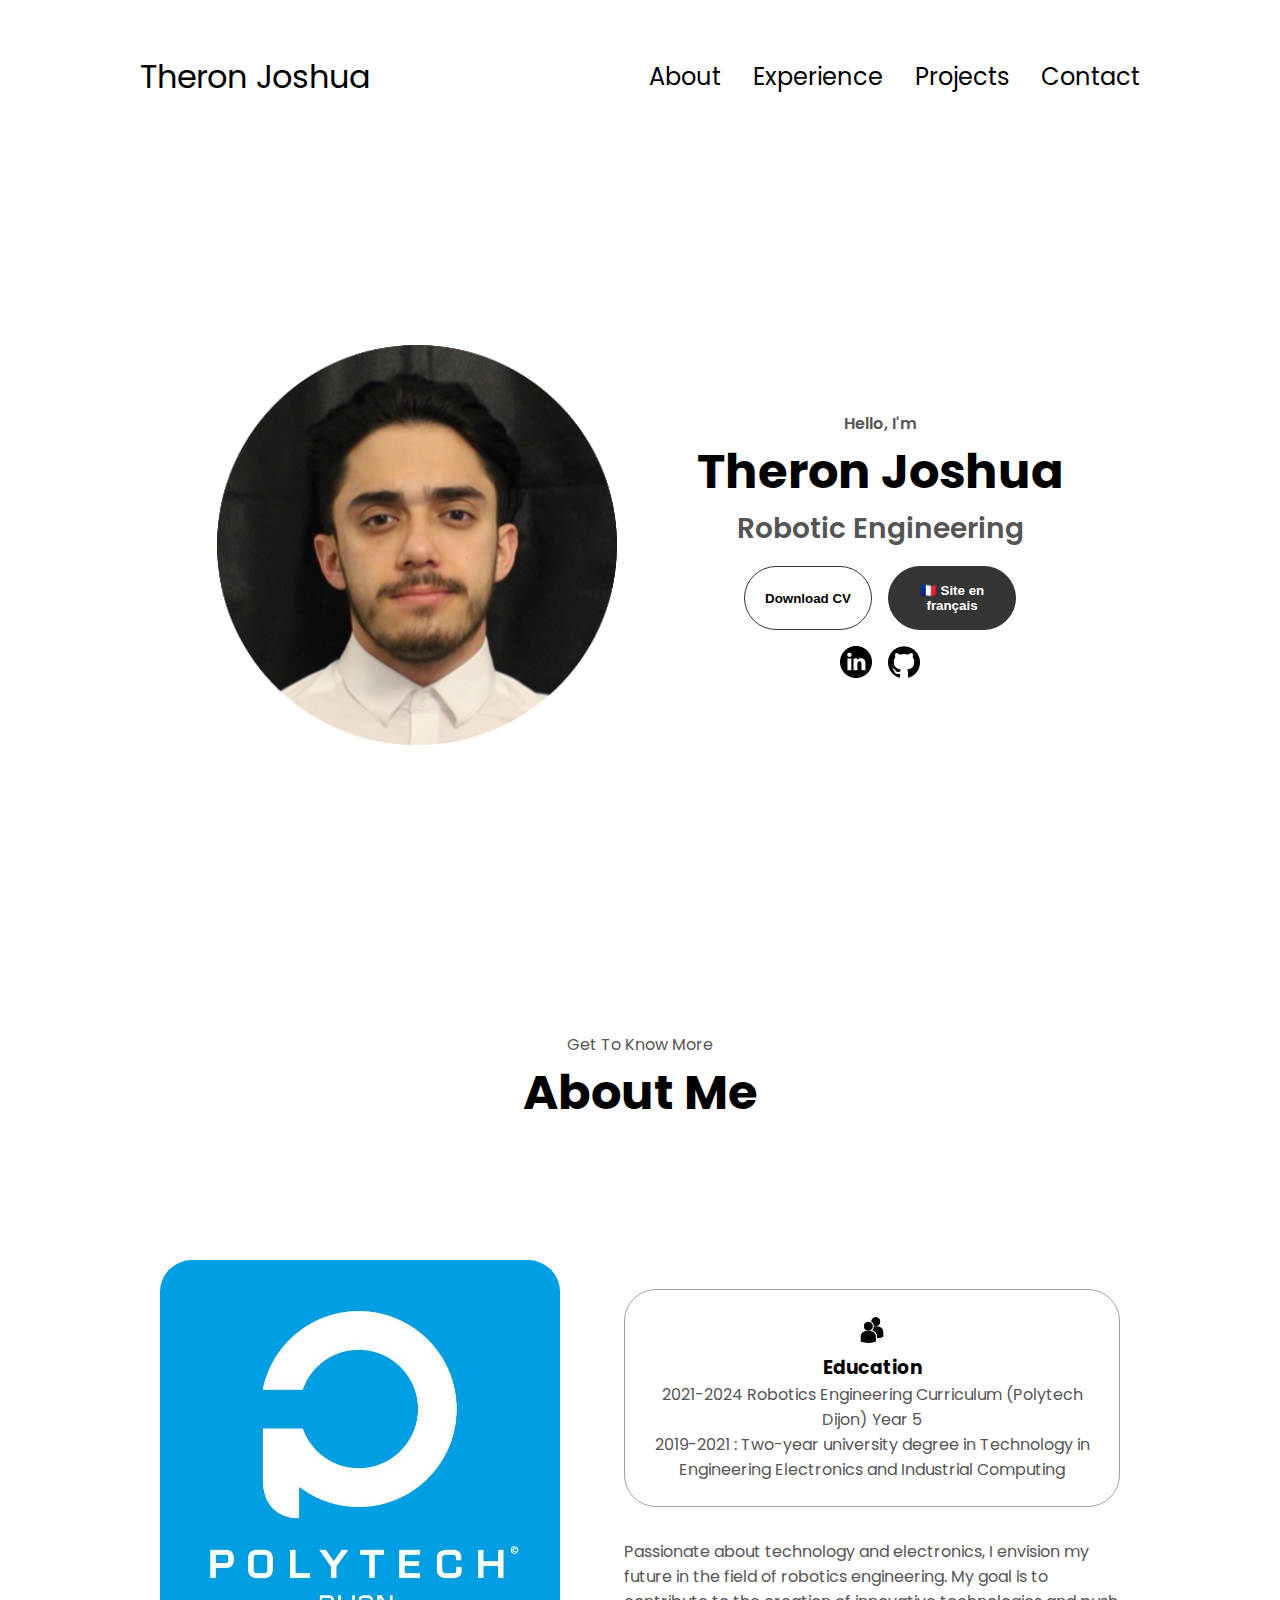
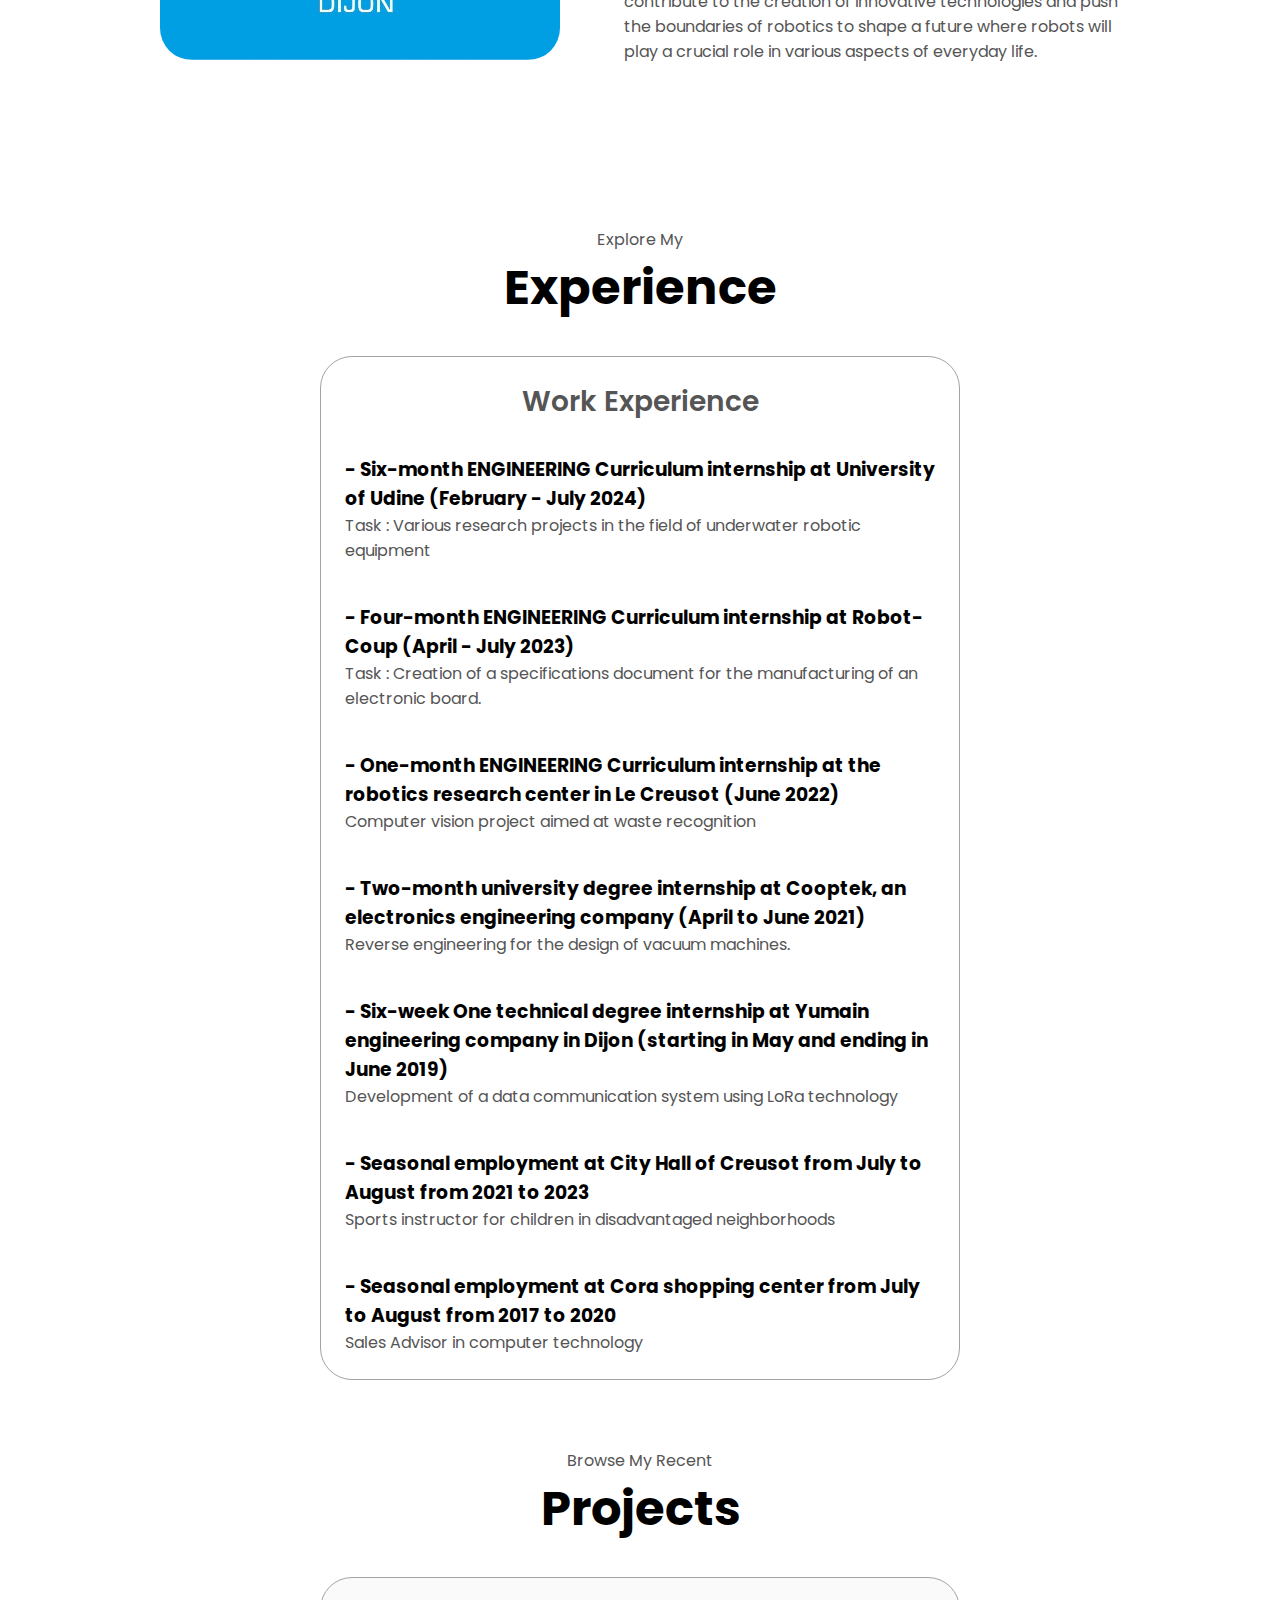
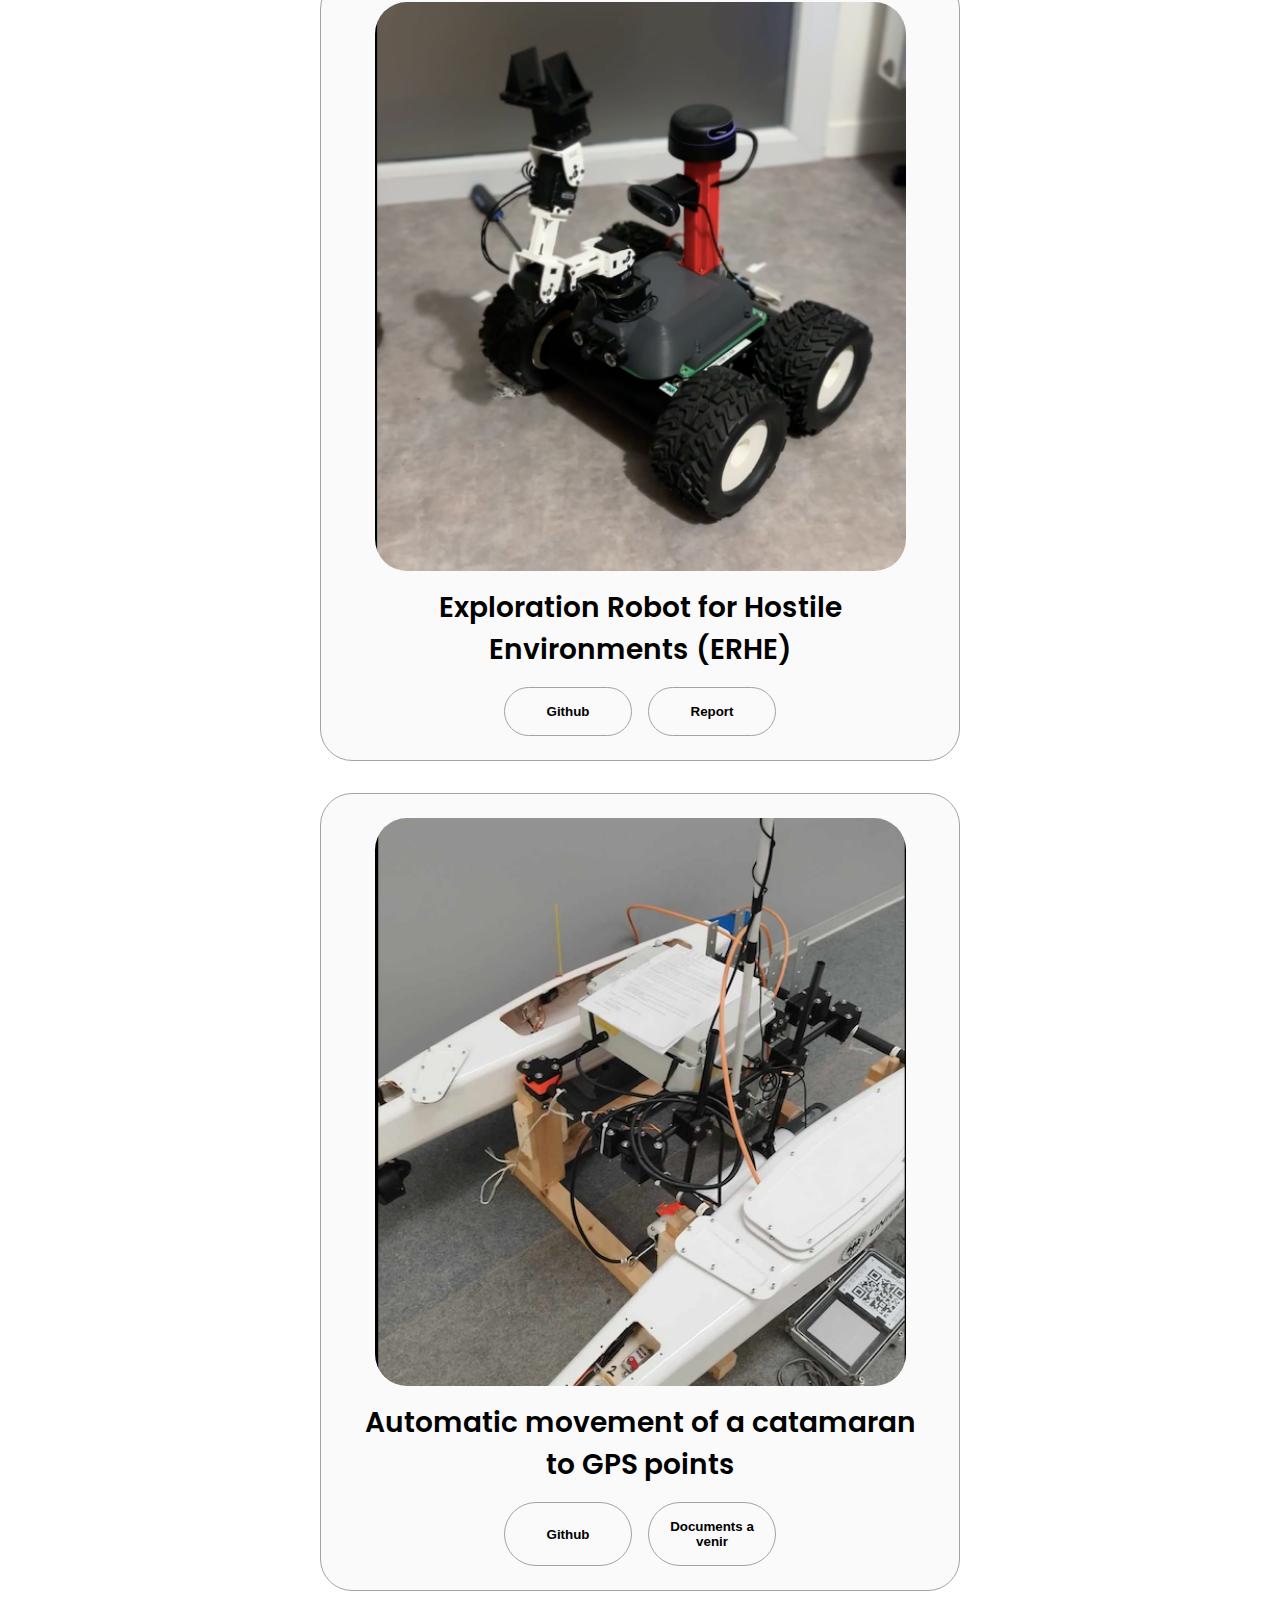
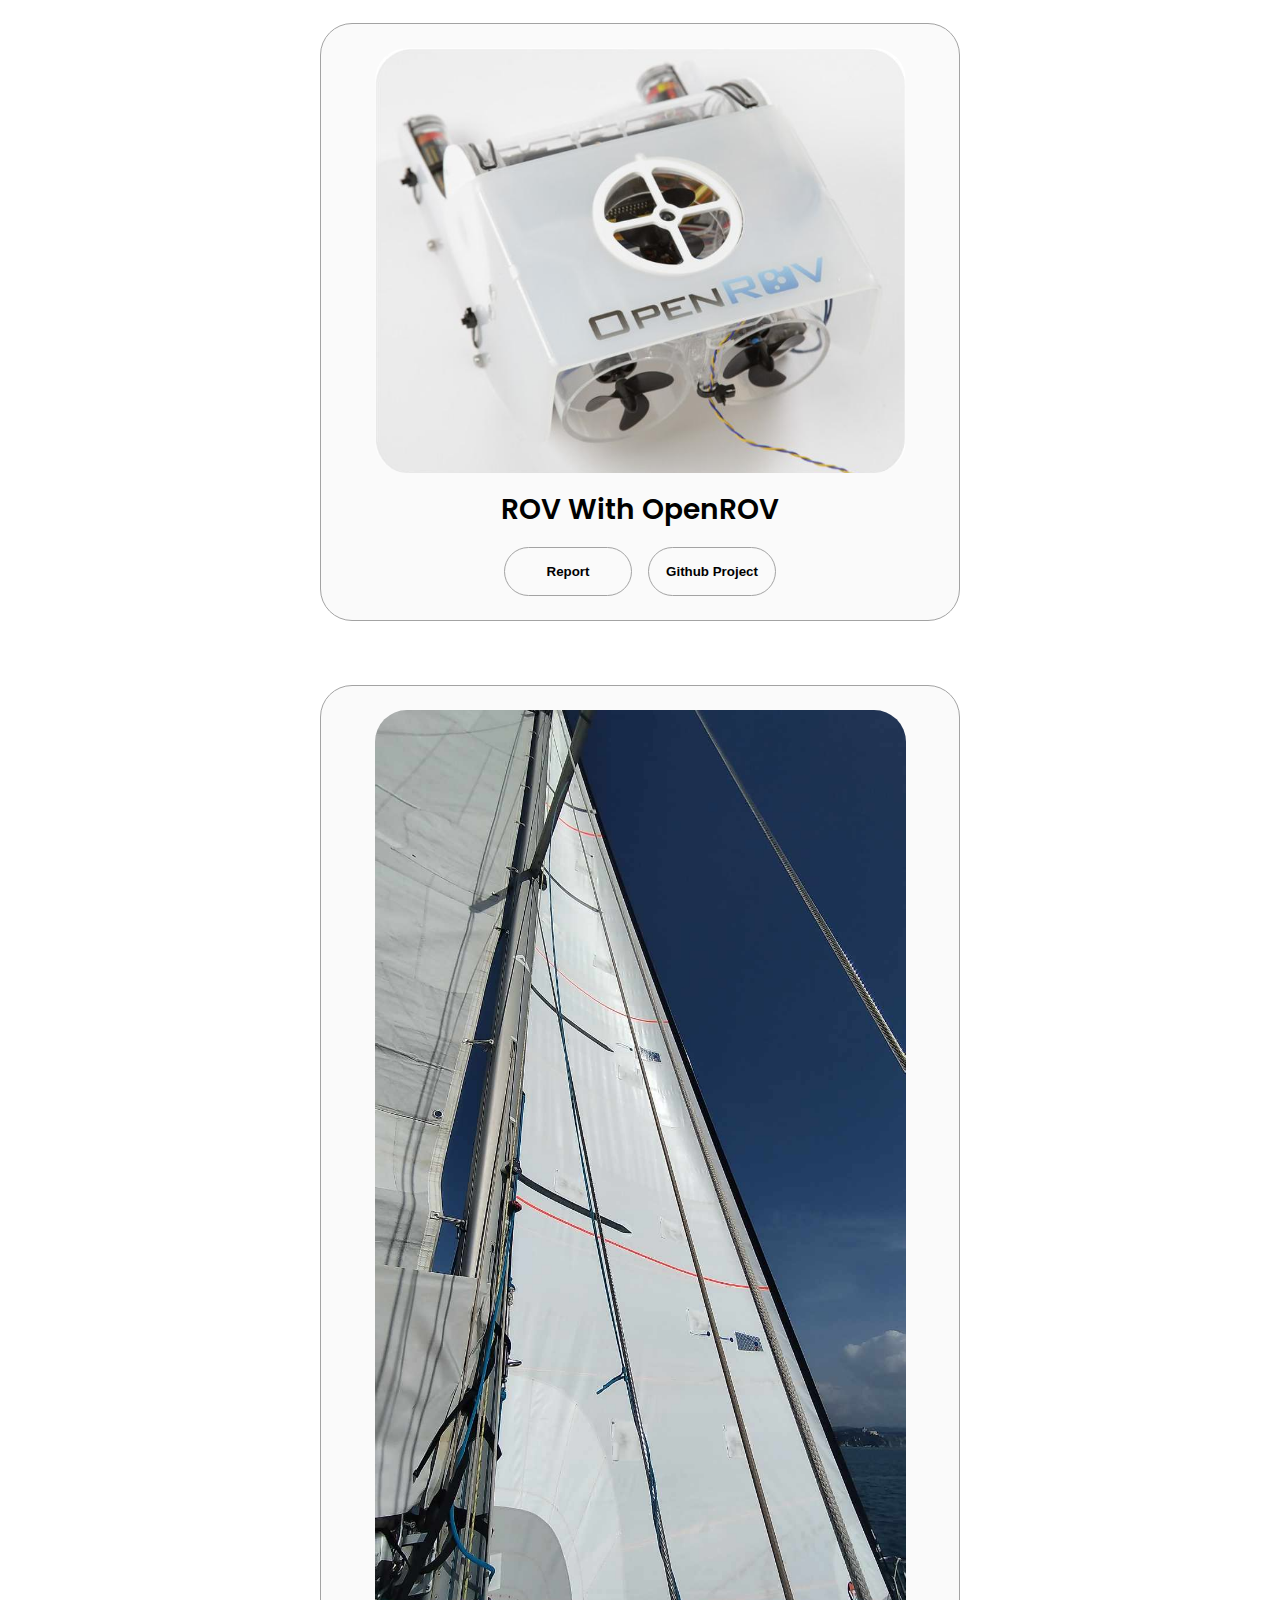
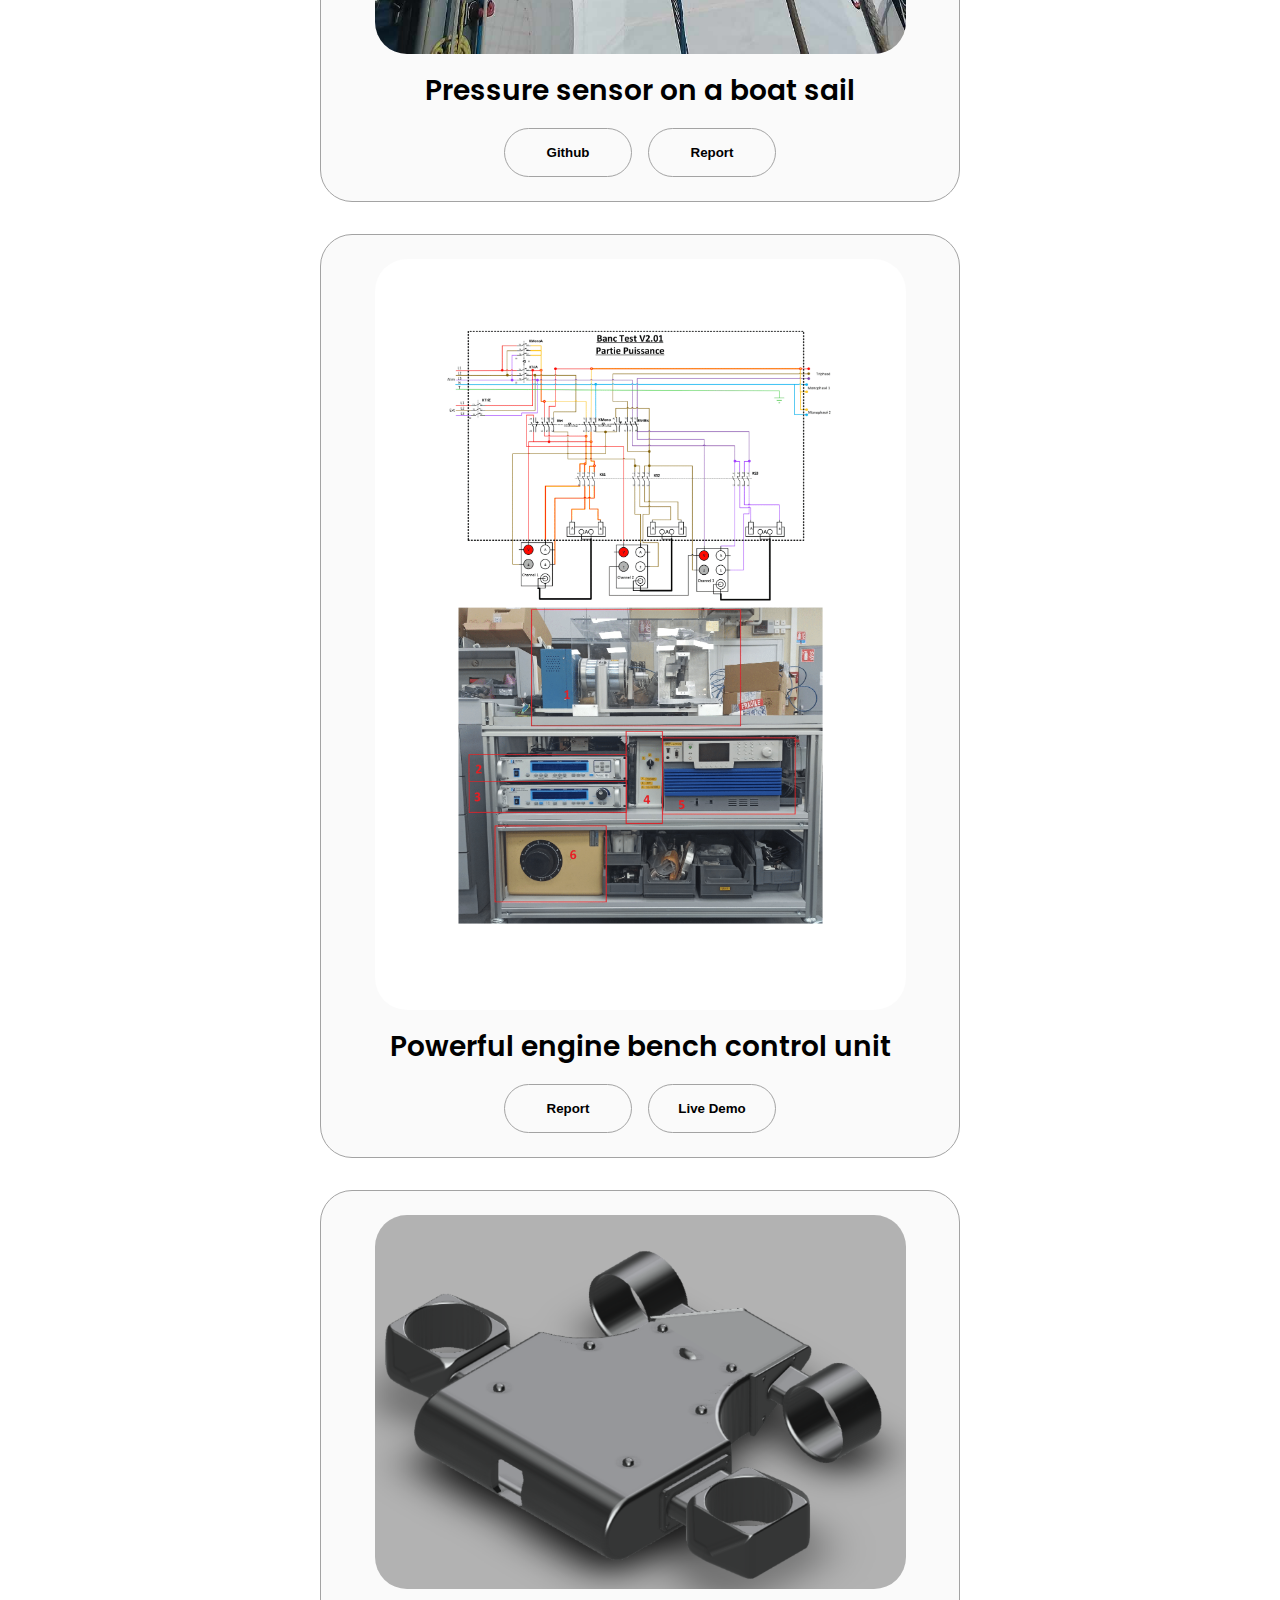
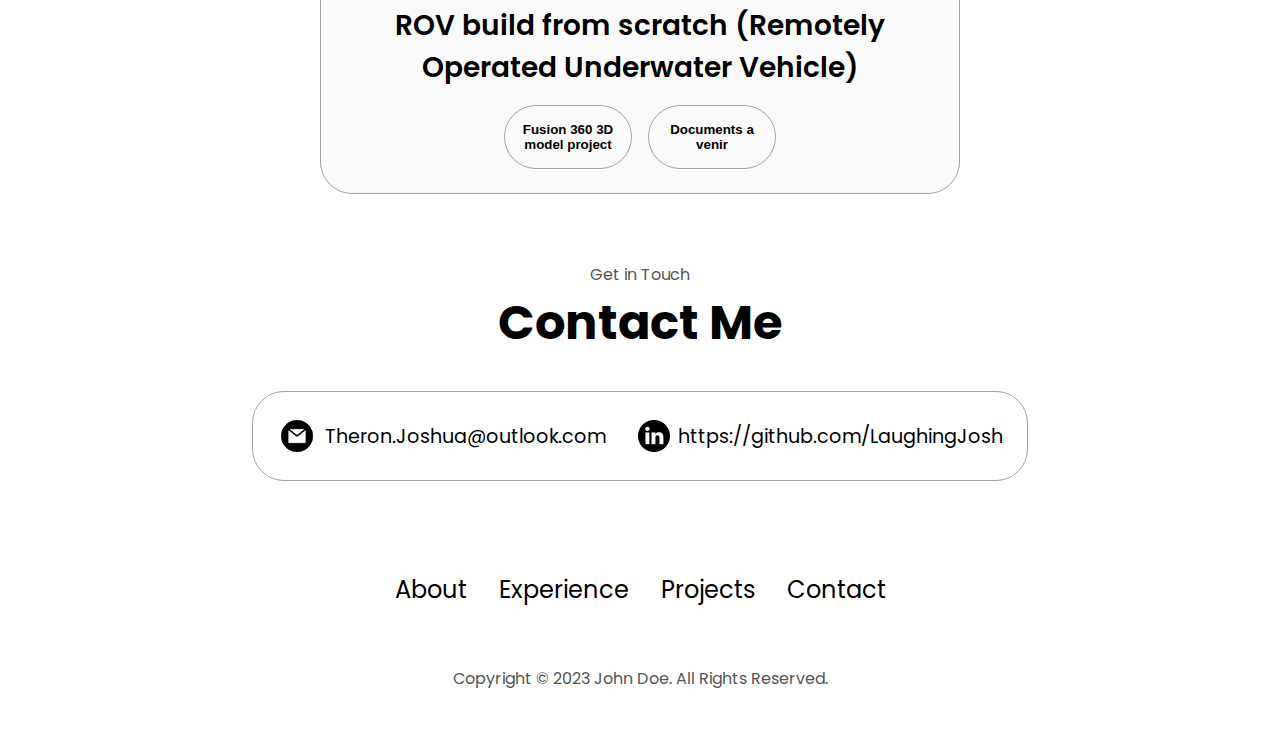
<file: index.html>
<!DOCTYPE html>
<html lang="en">
  <head>
    <meta charset="UTF-8" />
    <meta http-equiv="X-UA-Compatible" content="IE=edge" />
    <meta name="viewport" content="width=device-width, initial-scale=1.0" />
    <title>Theron Joshua</title>
    <link rel="stylesheet" href="style.css" />
    <link rel="stylesheet" href="mediaqueries.css" />
  </head>
  <body>
    <nav id="desktop-nav">
      <div class="logo">Theron Joshua</div>
      <div>
        <ul class="nav-links">
          <li><a href="#about">About</a></li>
          <li><a href="#experience">Experience</a></li>
          <li><a href="#projects">Projects</a></li>
          <li><a href="#contact">Contact</a></li>
        </ul>
      </div>
    </nav>
    <nav id="hamburger-nav">
      <div class="logo">Theron Joshua</div>
      <div class="hamburger-menu">
        <div class="hamburger-icon" onclick="toggleMenu()">
          <span></span>
          <span></span>
          <span></span>
        </div>
        <div class="menu-links">
          <li><a href="#about" onclick="toggleMenu()">About</a></li>
          <li><a href="#experience" onclick="toggleMenu()">Experience</a></li>
          <li><a href="#projects" onclick="toggleMenu()">Projects</a></li>
          <li><a href="#contact" onclick="toggleMenu()">Contact</a></li>
        </div>
      </div>
    </nav>
    <section id="profile">
      <div class="section__pic-container">
        <img src="./assets/profile-pic.png" alt="Joshua Theron profile picture" />
      </div>
      <div class="section__text">
        <p class="section__text__p1">Hello, I'm</p>
        <h1 class="title">Theron Joshua</h1>
        <p class="section__text__p2">Robotic Engineering</p>
        <div class="btn-container">
          <button
            class="btn btn-color-2"
            onclick="window.open('./assets/CV-Joshua-Theron-2024.pdf')"
          >
            Download CV
          </button>
          <button class="btn btn-color-1" onclick="location.href='https://laughingjosh.github.io/Portfolio-Theron-Joshua-FR/'">
            🇫🇷 Site en français
          </button>
        </div>
        <div id="socials-container">
          <img
            src="./assets/linkedin.png"
            alt="My LinkedIn profile"
            class="icon"
            onclick="location.href='https://linkedin.com/in/joshua-theron'"
          />
          <img
            src="./assets/github.png"
            alt="My Github profile"
            class="icon"
            onclick="location.href='https://github.com/LaughingJosh'"
          />
        </div>
      </div>
    </section>
    <section id="about">
      <p class="section__text__p1">Get To Know More</p>
      <h1 class="title">About Me</h1>
      <div class="section-container">
        <div class="section__pic-container">
          <img
            src="./assets/about-pic.jpeg"
            alt="Profile picture"
            class="about-pic"
          />
        </div>
        <div class="about-details-container">
          <div class="about-containers">
            <div class="details-container">
              <img
                src="./assets/education.png"
                alt="Education icon"
                class="icon"
              />
              <h3>Education</h3>
              <p> 2021-2024 Robotics Engineering Curriculum (Polytech Dijon) Year 5  <br /> 2019-2021 : Two-year university degree in Technology in Engineering Electronics and Industrial Computing</p>
            </div>
          </div>
          <div class="text-container">
            <p>
              Passionate about technology and electronics, I envision my future 
              in the field of robotics engineering. My goal is to contribute to 
              the creation of innovative technologies and push the boundaries of 
              robotics to shape a future where robots will play a crucial role in 
              various aspects of everyday life.
            </p>
          </div>
        </div>
      </div>
      
      <section id="experience">
        <p class="section__text__p1">Explore My</p>
        <h1 class="title">Experience</h1>
        <div class="experience-details-container">
          <div class="about-containers">
            <div class="details-container">
              <h2 class="experience-sub-title"> Work Experience </h2>
              <div class="article-container">
                <div>
                  <h3>- Six-month ENGINEERING Curriculum internship at University of Udine (February - July 2024) </h3>
                  <p>Task : Various research projects in the field of underwater robotic equipment</p>
                </div>
                <div>
                  <h3>- Four-month ENGINEERING Curriculum internship at Robot-Coup (April - July 2023)</h3>
                  <p>Task : Creation of a specifications document for the manufacturing of an electronic board.</p>
                </div>
                <div>
                  <h3>- One-month ENGINEERING Curriculum internship at the robotics research center in Le Creusot (June 2022)                    </h3>
                  <p>Computer vision project aimed at waste recognition</p>
                </div>
                <div>
                  <h3>- Two-month university degree internship at Cooptek, an electronics engineering company (April to June 2021)               </h3>
                  <p>Reverse engineering for the design of vacuum machines.</p>
                </div>
                <div>
                  <h3>- Six-week One technical degree internship at Yumain engineering company in Dijon (starting in May and ending in June 2019)</h3>
                  <p>Development of a data communication system using LoRa technology</p>
                </div>
                <div>
                  <h3>- Seasonal employment at City Hall of Creusot from July to August from 2021 to 2023 </h3>
                  <p> Sports instructor for children in disadvantaged neighborhoods</p>
                </div>
                <div>
                  <h3>- Seasonal employment at Cora shopping center  from July to August from 2017 to 2020 </h3>
                  <p>Sales Advisor in computer technology</p>
                </div>
              </div>
            </div>
          </div>
        </div>
        
      </section>
      
      <section id="projects">
        <p class="section__text__p1">Browse My Recent</p>
        <h1 class="title">Projects</h1>
        <div class="experience-details-container">
          <!-- Première ligne de projets -->
          <div class="about-containers">
            <!-- Projet 1 -->
            <div class="details-container color-container">
              <div class="article-container">
                <img
                  src="./assets/project-1.png"
                  alt="Project 1"
                  class="project-img"
                />
              </div>
              <h2 class="experience-sub-title project-title">Exploration Robot for Hostile Environments (ERHE)</h2>
              <div class="btn-container">
                <button
                  class="btn btn-color-2 project-btn"
                  onclick="location.href='https://github.com/LaughingJosh/Esirem-Robot-Exploration.git'"
                >
                  Github
                </button>
                <button
                  class="btn btn-color-2 project-btn"
                  onclick="window.open('./assets/Rapport_ERHE.pdf')"
                >
                  Report
                </button>
              </div>
            </div>
            <!-- Projet 2 -->
            <div class="details-container color-container">
              <div class="article-container">
                <img
                  src="./assets/project-2.png"
                  alt="Project 2"
                  class="project-img"
                />
              </div>
              <h2 class="experience-sub-title project-title">Automatic movement of a catamaran to GPS points </h2>
              <div class="btn-container">
                <button
                  class="btn btn-color-2 project-btn"
                  onclick="location.href='https://github.com/LaughingJosh/Catamaran-Udine.git'"
                >
                  Github
                </button>
                <button
                  class="btn btn-color-2 project-btn"
                  onclick="location.href=''"
                >
                  Documents a venir
                </button>
              </div>
            </div>
            <!-- Projet 3 -->
            <div class="details-container color-container">
              <div class="article-container">
                <img
                  src="./assets/project-3.jpeg"
                  alt="Project 3"
                  class="project-img"
                />
              </div>
              <h2 class="experience-sub-title project-title">ROV With OpenROV</h2>
              <div class="btn-container">
                <button
                  class="btn btn-color-2 project-btn"
                  onclick="window.open('./assets/Rapport_V2.pdf')"
                >
                  Report
                </button>
                <button
                  class="btn btn-color-2 project-btn"
                  onclick="location.href='https://github.com/OpenROV'"
                >
                  Github Project
                </button>
              </div>
            </div>
          </div>
          <!-- Deuxième ligne de projets -->
          <div class="about-containers">
            <!-- Projet 4 -->
            <div class="details-container color-container">
              <div class="article-container">
                <img
                  src="./assets/project-4.jpg"
                  alt="Project 4"
                  class="project-img"
                />
              </div>
              <h2 class="experience-sub-title project-title">Pressure sensor on a boat sail</h2>
              <div class="btn-container">
                <button
                  class="btn btn-color-2 project-btn"
                  onclick="location.href='https://github.com/LaughingJosh/Pressure-Wiew-Sail.git'"
                >
                  Github
                </button>
                <button
                  class="btn btn-color-2 project-btn"
                  onclick="window.open('./assets/ProjetSensorBoat.pdf')"
                >
                  Report
                </button>
              </div>
            </div>
            <!-- Projet 5 -->
            <div class="details-container color-container">
              <div class="article-container">
                <img
                  src="./assets/project-5.png"
                  alt="Project 5"
                  class="project-img"
                />
              </div>
              <h2 class="experience-sub-title project-title">Powerful engine bench control unit</h2>
              <div class="btn-container">
                <button
                  class="btn btn-color-2 project-btn"
                  onclick="window.open('./assets/ProjetBandPuissance.pdf')"
                >
                  Report
                </button>
                <button
                  class="btn btn-color-2 project-btn"
                  onclick="location.href='https://drive.google.com/file/d/1ojVA2Oj2YRv-w1MzwZVZ3sJ8ZtZWcRLN/view?usp=sharing'"
                >
                  Live Demo
                </button>
              </div>
            </div>
            <!-- Projet 6 -->
            <div class="details-container color-container">
              <div class="article-container">
                <img
                  src="./assets/project-6.png"
                  alt="Project 6"
                  class="project-img"
                />
              </div>
              <h2 class="experience-sub-title project-title"> ROV build from scratch (Remotely Operated Underwater Vehicle)</h2>
              <div class="btn-container">
                <button
                  class="btn btn-color-2 project-btn"
                  onclick="location.href='https://a360.co/3URybMQ'"
                >
                  Fusion 360 3D model project
                </button>
                <button
                  class="btn btn-color-2 project-btn"
                  onclick="location.href=''"
                >
                Documents a venir
                </button>
              </div>
            </div>
          </div>
        </div>
        
      </section>
      
    </section>
    <section id="contact">
      <p class="section__text__p1">Get in Touch</p>
      <h1 class="title">Contact Me</h1>
      <div class="contact-info-upper-container">
        <div class="contact-info-container">
          <img
            src="./assets/email.png"
            alt="Email icon"
            class="icon contact-icon email-icon"
          />
          <p><a href="mailto:Theron.Joshua@outlook.com">Theron.Joshua@outlook.com</a></p>
        </div>
        <div class="contact-info-container">
          <img
            src="./assets/linkedin.png"
            alt="LinkedIn icon"
            class="icon contact-icon"
          />
          <p><a href="https://github.com/LaughingJosh">https://github.com/LaughingJosh</a></p>
        </div>
      </div>
    </section>
    <footer>
      <nav>
        <div class="nav-links-container">
          <ul class="nav-links">
            <li><a href="#about">About</a></li>
            <li><a href="#experience">Experience</a></li>
            <li><a href="#projects">Projects</a></li>
            <li><a href="#contact">Contact</a></li>
          </ul>
        </div>
      </nav>
      <p>Copyright &#169; 2023 John Doe. All Rights Reserved.</p>
    </footer>
    <script src="script.js"></script>
  </body>
</html>
</file>
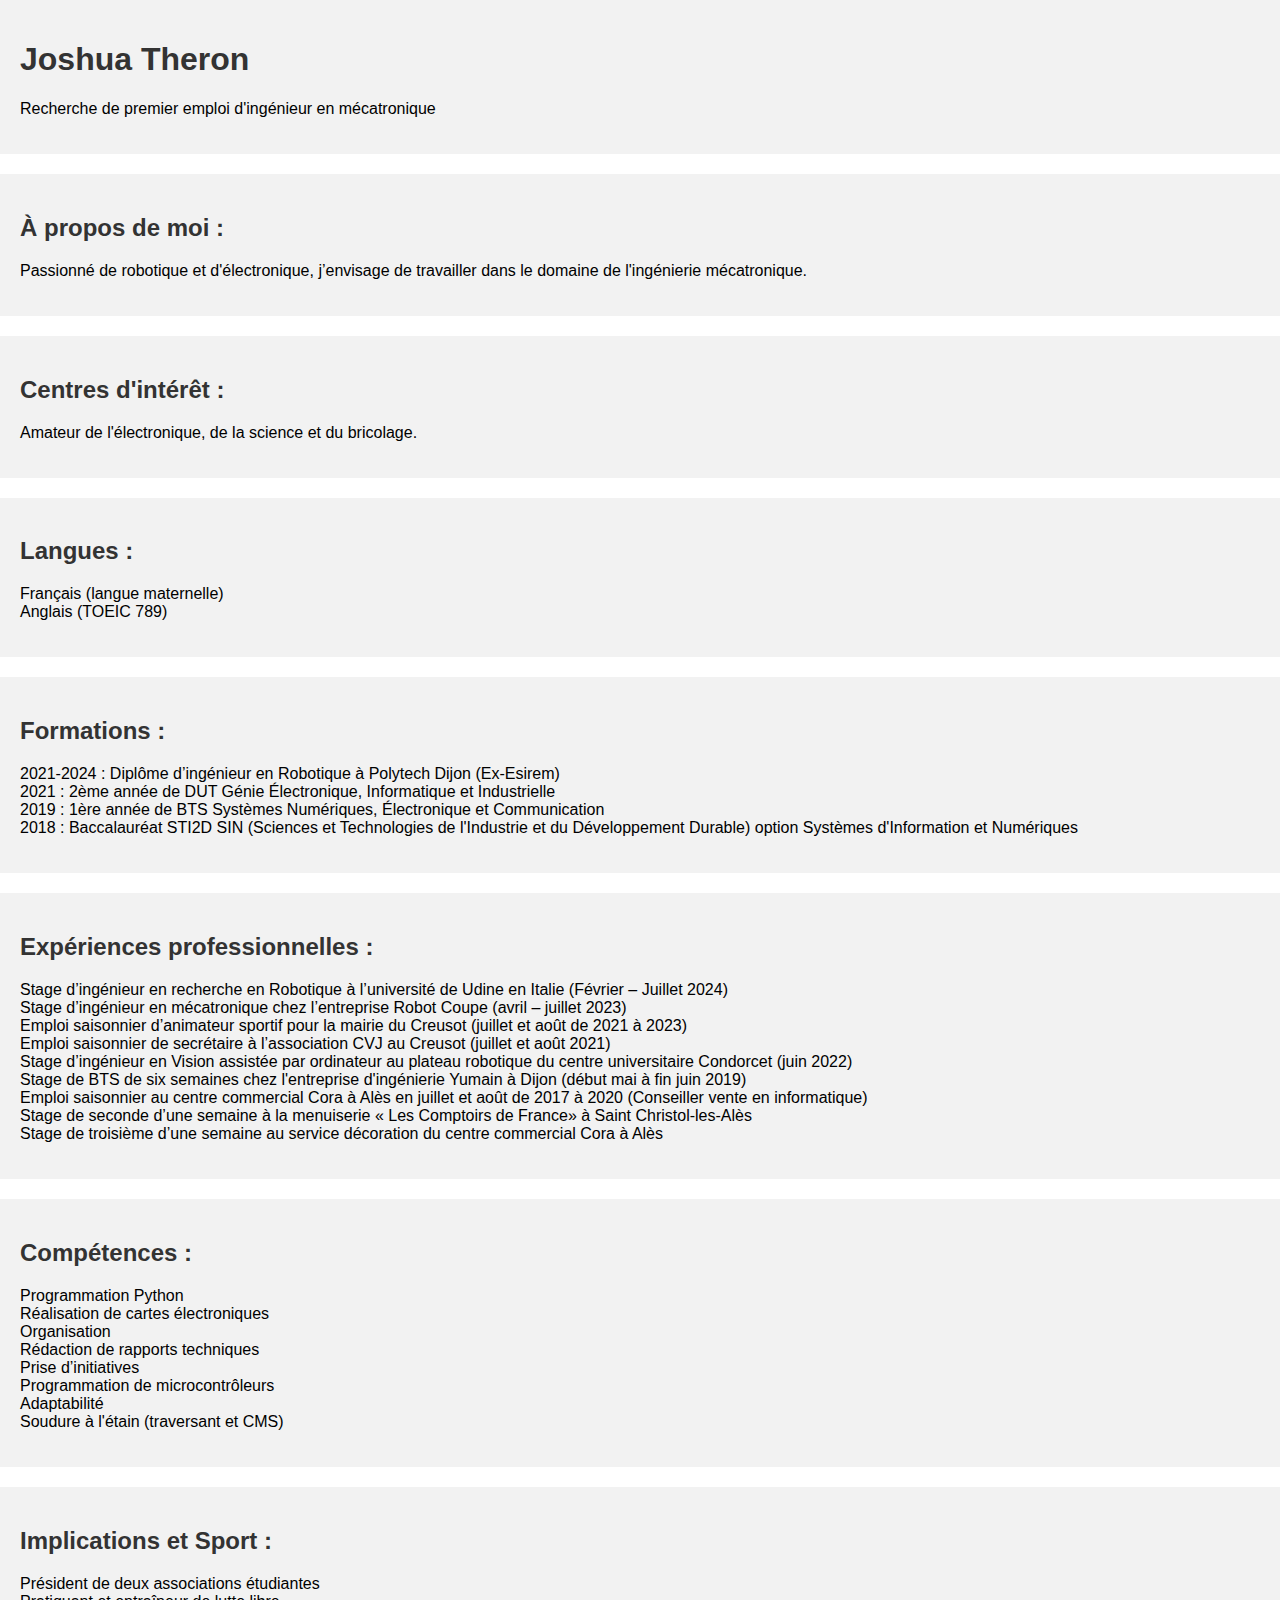
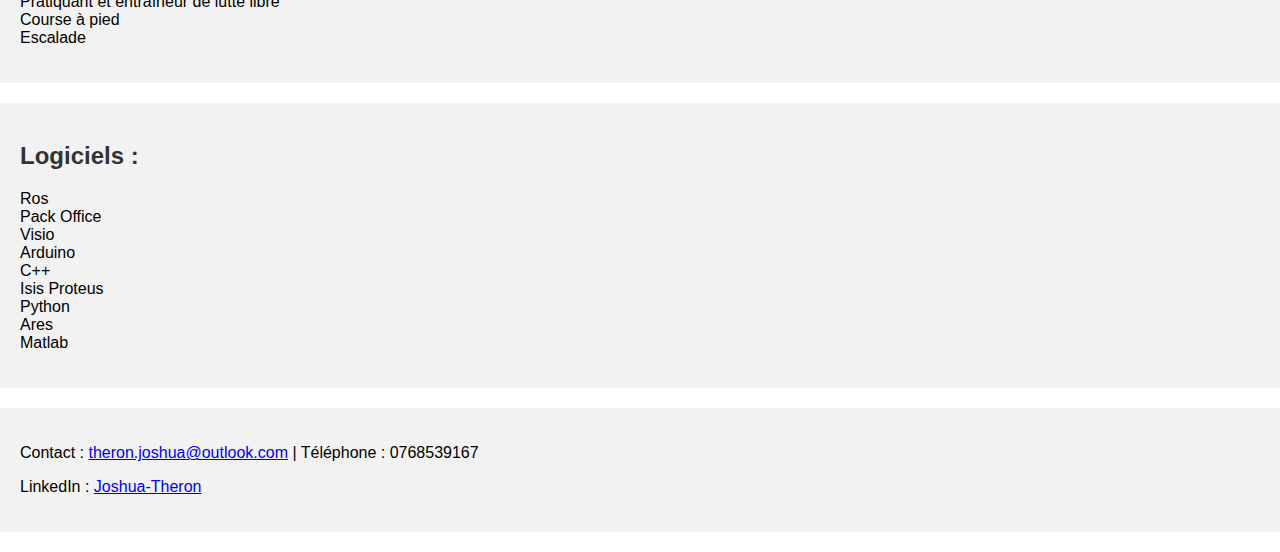
<file: TestSite.html>
<!DOCTYPE html>
<html lang="fr">
<head>
    <meta charset="UTF-8">
    <meta name="viewport" content="width=device-width, initial-scale=1.0">
    <title>CV de Joshua Theron</title>
    <style>
        /* Ajoute du style CSS ici */
        body {
            font-family: Arial, sans-serif;
            margin: 0;
            padding: 0;
        }
        header, section, footer {
            padding: 20px;
            background-color: #f2f2f2;
            margin-bottom: 20px;
        }
        h1, h2, h3 {
            color: #333;
        }
        ul {
            list-style-type: none;
            padding: 0;
        }
    </style>
</head>
<body>
    <header>
        <h1>Joshua Theron</h1>
        <p>Recherche de premier emploi d'ingénieur en mécatronique</p>
    </header>
    <section>
        <h2>À propos de moi :</h2>
        <p>Passionné de robotique et d'électronique, j’envisage de travailler dans le domaine de l'ingénierie mécatronique.</p>
    </section>
    <section>
        <h2>Centres d'intérêt :</h2>
        <p>Amateur de l'électronique, de la science et du bricolage.</p>
    </section>
    <section>
        <h2>Langues :</h2>
        <ul>
            <li>Français (langue maternelle)</li>
            <li>Anglais (TOEIC 789)</li>
        </ul>
    </section>
    <section>
        <h2>Formations :</h2>
        <ul>
            <li>2021-2024 : Diplôme d’ingénieur en Robotique à Polytech Dijon (Ex-Esirem)</li>
            <li>2021 : 2ème année de DUT Génie Électronique, Informatique et Industrielle</li>
            <li>2019 : 1ère année de BTS Systèmes Numériques, Électronique et Communication</li>
            <li>2018 : Baccalauréat STI2D SIN (Sciences et Technologies de l'Industrie et du Développement Durable) option Systèmes d'Information et Numériques</li>
        </ul>
    </section>
    <section>
        <h2>Expériences professionnelles :</h2>
        <ul>
            <li>Stage d’ingénieur en recherche en Robotique à l’université de Udine en Italie (Février – Juillet 2024)</li>
            <li>Stage d’ingénieur en mécatronique chez l’entreprise Robot Coupe (avril – juillet 2023)</li>
            <li>Emploi saisonnier d’animateur sportif pour la mairie du Creusot (juillet et août de 2021 à 2023)</li>
            <li>Emploi saisonnier de secrétaire à l’association CVJ au Creusot (juillet et août 2021)</li>
            <li>Stage d’ingénieur en Vision assistée par ordinateur au plateau robotique du centre universitaire Condorcet (juin 2022)</li>
            <li>Stage de BTS de six semaines chez l'entreprise d'ingénierie Yumain à Dijon (début mai à fin juin 2019)</li>
            <li>Emploi saisonnier au centre commercial Cora à Alès en juillet et août de 2017 à 2020 (Conseiller vente en informatique)</li>
            <li>Stage de seconde d’une semaine à la menuiserie « Les Comptoirs de France» à Saint Christol-les-Alès</li>
            <li>Stage de troisième d’une semaine au service décoration du centre commercial Cora à Alès</li>
        </ul>
    </section>
    <section>
        <h2>Compétences :</h2>
        <ul>
            <li>Programmation Python</li>
            <li>Réalisation de cartes électroniques</li>
            <li>Organisation</li>
            <li>Rédaction de rapports techniques</li>
            <li>Prise d’initiatives</li>
            <li>Programmation de microcontrôleurs</li>
            <li>Adaptabilité</li>
            <li>Soudure à l'étain (traversant et CMS)</li>
        </ul>
    </section>
    <section>
        <h2>Implications et Sport :</h2>
        <ul>
            <li>Président de deux associations étudiantes</li>
            <li>Pratiquant et entraîneur de lutte libre</li>
            <li>Course à pied</li>
            <li>Escalade</li>
        </ul>
    </section>
    <section>
        <h2>Logiciels :</h2>
        <ul>
            <li>Ros</li>
            <li>Pack Office</li>
            <li>Visio</li>
            <li>Arduino</li>
            <li>C++</li>
            <li>Isis Proteus</li>
            <li>Python</li>
            <li>Ares</li>
            <li>Matlab</li>
        </ul>
    </section>
    <footer>
        <p>Contact : <a href="mailto:theron.joshua@outlook.com">theron.joshua@outlook.com</a> | Téléphone : 0768539167</p>
        <p>LinkedIn : <a href="https://www.linkedin.com/in/Joshua-Theron">Joshua-Theron</a></p>
    </footer>
</body>
</html>
</file>
<file: style.css>
/* GENERAL */

@import url("https://fonts.googleapis.com/css2?family=Poppins:wght@300;400;500;600&display=swap");

* {
  margin: 0;
  padding: 0;
}

body {
  font-family: "Poppins", sans-serif;
}

html {
  scroll-behavior: smooth;
}

p {
  color: rgb(85, 85, 85);
}

/* TRANSITION */

a,
.btn {
  transition: all 300ms ease;
}

/* DESKTOP NAV */

nav,
.nav-links {
  display: flex;
}

nav {
  justify-content: space-around;
  align-items: center;
  height: 17vh;
}

.nav-links {
  gap: 2rem;
  list-style: none;
  font-size: 1.5rem;
}

a {
  color: black;
  text-decoration: none;
  text-decoration-color: white;
}

a:hover {
  color: grey;
  text-decoration: underline;
  text-underline-offset: 1rem;
  text-decoration-color: rgb(181, 181, 181);
}

.logo {
  font-size: 2rem;
}

.logo:hover {
  cursor: default;
}

/* HAMBURGER MENU */

#hamburger-nav {
  display: none;
}

.hamburger-menu {
  position: relative;
  display: inline-block;
}

.hamburger-icon {
  display: flex;
  flex-direction: column;
  justify-content: space-between;
  height: 24px;
  width: 30px;
  cursor: pointer;
}

.hamburger-icon span {
  width: 100%;
  height: 2px;
  background-color: black;
  transition: all 0.3 ease-in-out;
}

.menu-links {
  position: absolute;
  top: 100%;
  right: 0;
  background-color: white;
  width: fit-content;
  max-height: 0;
  overflow: hidden;
  transition: all 0.3 ease-in-out;
}

.menu-links a {
  display: block;
  padding: 10px;
  text-align: center;
  font-size: 1.5rem;
  color: black;
  text-decoration: none;
  transition: all 0.3 ease-in-out;
}

.menu-links li {
  list-style: none;
}

.menu-links.open {
  max-height: 300px;
}

.hamburger-icon.open span:first-child {
  transform: rotate(45deg) translate(10px, 5px);
}

.hamburger-icon.open span:nth-child(2) {
  opacity: 0;
}

.hamburger-icon.open span:last-child {
  transform: rotate(-45deg) translate(10px, -5px);
}

.hamburger-icon span:first-child {
  transform: none;
}

.hamburger-icon span:first-child {
  opacity: 1;
}

.hamburger-icon span:first-child {
  transform: none;
}

/* SECTIONS */

section {
  padding-top: 4vh;
  height: 96vh;
  margin: 0 10rem;
  box-sizing: border-box;
  min-height: fit-content;
}

.section-container {
  display: flex;
}

/* PROFILE SECTION */

#profile {
  display: flex;
  justify-content: center;
  gap: 5rem;
  height: 80vh;
}

.section__pic-container {
  display: flex;
  height: 400px;
  width: 400px;
  margin: auto 0;
}

.section__text {
  align-self: center;
  text-align: center;
}

.section__text p {
  font-weight: 600;
}

.section__text__p1 {
  text-align: center;
}

.section__text__p2 {
  font-size: 1.75rem;
  margin-bottom: 1rem;
}

.title {
  font-size: 3rem;
  text-align: center;
}

#socials-container {
  display: flex;
  justify-content: center;
  margin-top: 1rem;
  gap: 1rem;
}

/* ICONS */

.icon {
  cursor: pointer;
  height: 2rem;
}

/* BUTTONS */

.btn-container {
  display: flex;
  justify-content: center;
  gap: 1rem;
}

.btn {
  font-weight: 600;
  transition: all 300ms ease;
  padding: 1rem;
  width: 8rem;
  border-radius: 2rem;
}

.btn-color-1,
.btn-color-2 {
  border: rgb(53, 53, 53) 0.1rem solid;
}

.btn-color-1:hover,
.btn-color-2:hover {
  cursor: pointer;
}

.btn-color-1,
.btn-color-2:hover {
  background: rgb(53, 53, 53);
  color: white;
}

.btn-color-1:hover {
  background: rgb(0, 0, 0);
}

.btn-color-2 {
  background: none;
}

.btn-color-2:hover {
  border: rgb(255, 255, 255) 0.1rem solid;
}

.btn-container {
  gap: 1rem;
}

/* ABOUT SECTION */

#about {
  position: relative;
}

.about-containers {
  gap: 2rem;
  margin-bottom: 2rem;
  margin-top: 2rem;
}

.about-details-container {
  justify-content: center;
  flex-direction: column;
}

.about-containers,
.about-details-container {
  display: flex;
}

.about-pic {
  border-radius: 2rem;
}

.arrow {
  position: absolute;
  right: -5rem;
  bottom: 2.5rem;
}

.details-container {
  padding: 1.5rem;
  flex: 1;
  background: white;
  border-radius: 2rem;
  border: rgb(53, 53, 53) 0.1rem solid;
  border-color: rgb(163, 163, 163);
  text-align: center;
}

.section-container {
  gap: 4rem;
  height: 80%;
}

.section__pic-container {
  height: 400px;
  width: 400px;
  margin: auto 0;
}

/* EXPERIENCE SECTION */

#experience {
  position: relative;
}

.experience-sub-title {
  color: rgb(85, 85, 85);
  font-weight: 600;
  font-size: 1.75rem;
  margin-bottom: 2rem;
}

.experience-details-container {
  display: flex;
  justify-content: center;
  flex-direction: column;
}

.article-container {
  display: flex;
  text-align: initial;
  flex-wrap: wrap;
  flex-direction: row;
  gap: 2.5rem;
  justify-content: space-around;
}

article {
  display: flex;
  width: 10rem;
  justify-content: space-around;
  gap: 0.5rem;
}

article .icon {
  cursor: default;
}

/* PROJECTS SECTION */

#projects {
  position: relative;
}

.color-container {
  border-color: rgb(163, 163, 163);
  background: rgb(250, 250, 250);
}

.project-img {
  border-radius: 2rem;
  width: 90%;
  height: 90%;
}

.project-title {
  margin: 1rem;
  color: black;
}

.project-btn {
  color: black;
  border-color: rgb(163, 163, 163);
}

/* CONTACT */

#contact {
  display: flex;
  justify-content: center;
  flex-direction: column;
  height: 70vh;
}

.contact-info-upper-container {
  display: flex;
  justify-content: center;
  border-radius: 2rem;
  border: rgb(53, 53, 53) 0.1rem solid;
  border-color: rgb(163, 163, 163);
  background: (250, 250, 250);
  margin: 2rem auto;
  padding: 0.5rem;
}

.contact-info-container {
  display: flex;
  align-items: center;
  justify-content: center;
  gap: 0.5rem;
  margin: 1rem;
}

.contact-info-container p {
  font-size: larger;
}

.contact-icon {
  cursor: default;
}

.email-icon {
  height: 2.5rem;
}

/* FOOTER SECTION */

footer {
  height: 26vh;
  margin: 0 1rem;
}

footer p {
  text-align: center;
}
</file>
<file: mediaqueries.css>
@media screen and (max-width: 1400px) {
  #profile {
    height: 83vh;
    margin-bottom: 6rem;
  }
  .about-containers {
    flex-wrap: wrap;
  }
  #contact,
  #projects {
    height: fit-content;
  }
}

@media screen and (max-width: 1200px) {
  #desktop-nav {
    display: none;
  }
  #hamburger-nav {
    display: flex;
  }
  #experience,
  .experience-details-container {
    margin-top: 2rem;
  }
  #profile,
  .section-container {
    display: block;
  }
  .arrow {
    display: none;
  }
  section,
  .section-container {
    height: fit-content;
  }
  section {
    margin: 0 5%;
  }
  .section__pic-container {
    width: 275px;
    height: 275px;
    margin: 0 auto 2rem;
  }
  .about-containers {
    margin-top: 0;
  }
}

@media screen and (max-width: 600px) {
  #contact,
  footer {
    height: 40vh;
  }
  #profile {
    height: 83vh;
    margin-bottom: 0;
  }
  article {
    font-size: 1rem;
  }
  footer nav {
    height: fit-content;
    margin-bottom: 2rem;
  }
  .about-containers,
  .contact-info-upper-container,
  .btn-container {
    flex-wrap: wrap;
  }
  .contact-info-container {
    margin: 0;
  }
  .contact-info-container p,
  .nav-links li a {
    font-size: 1rem;
  }
  .experience-sub-title {
    font-size: 1.25rem;
  }
  .logo {
    font-size: 1.5rem;
  }
  .nav-links {
    flex-direction: column;
    gap: 0.5rem;
    text-align: center;
  }
  .section__pic-container {
    width: auto;
    height: 46vw;
    justify-content: center;
  }
  .section__text__p2 {
    font-size: 1.25rem;
  }
  .title {
    font-size: 2rem;
  }
  .text-container {
    text-align: justify;
  }
}
</file>
